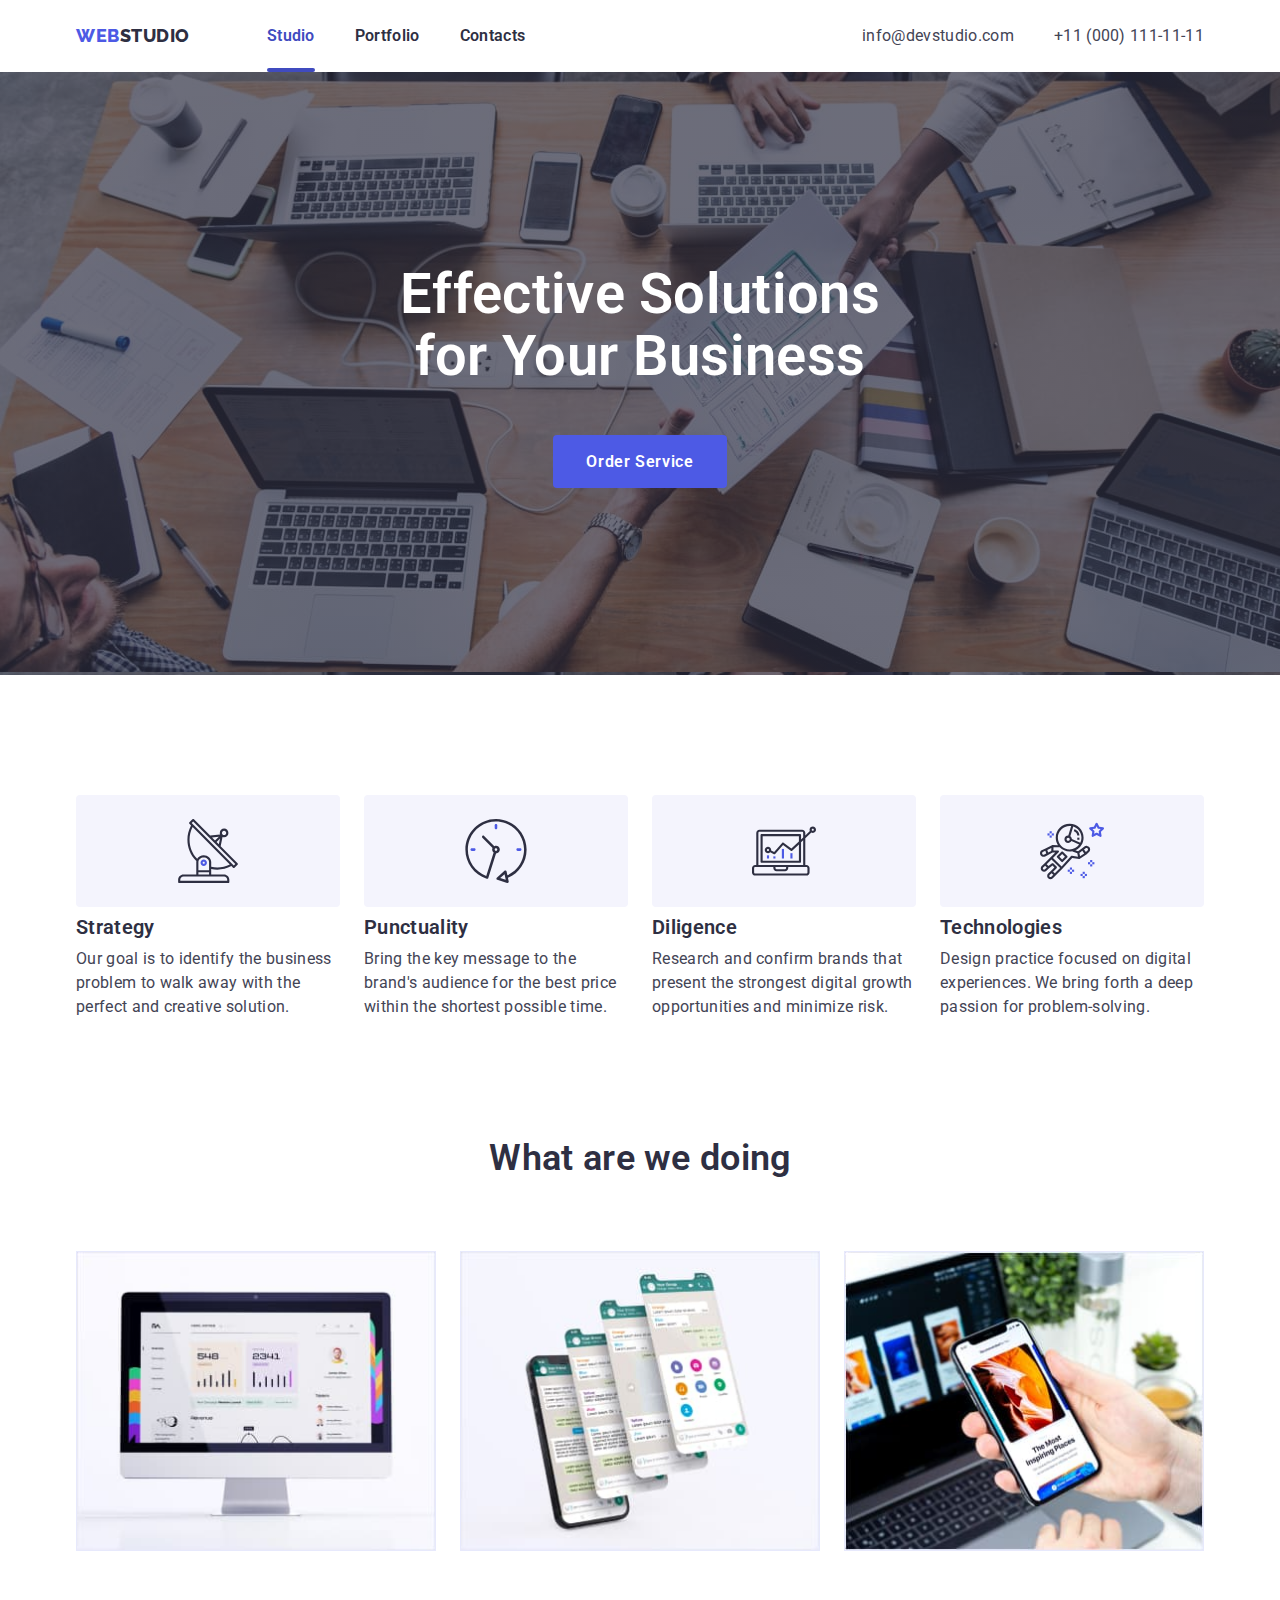
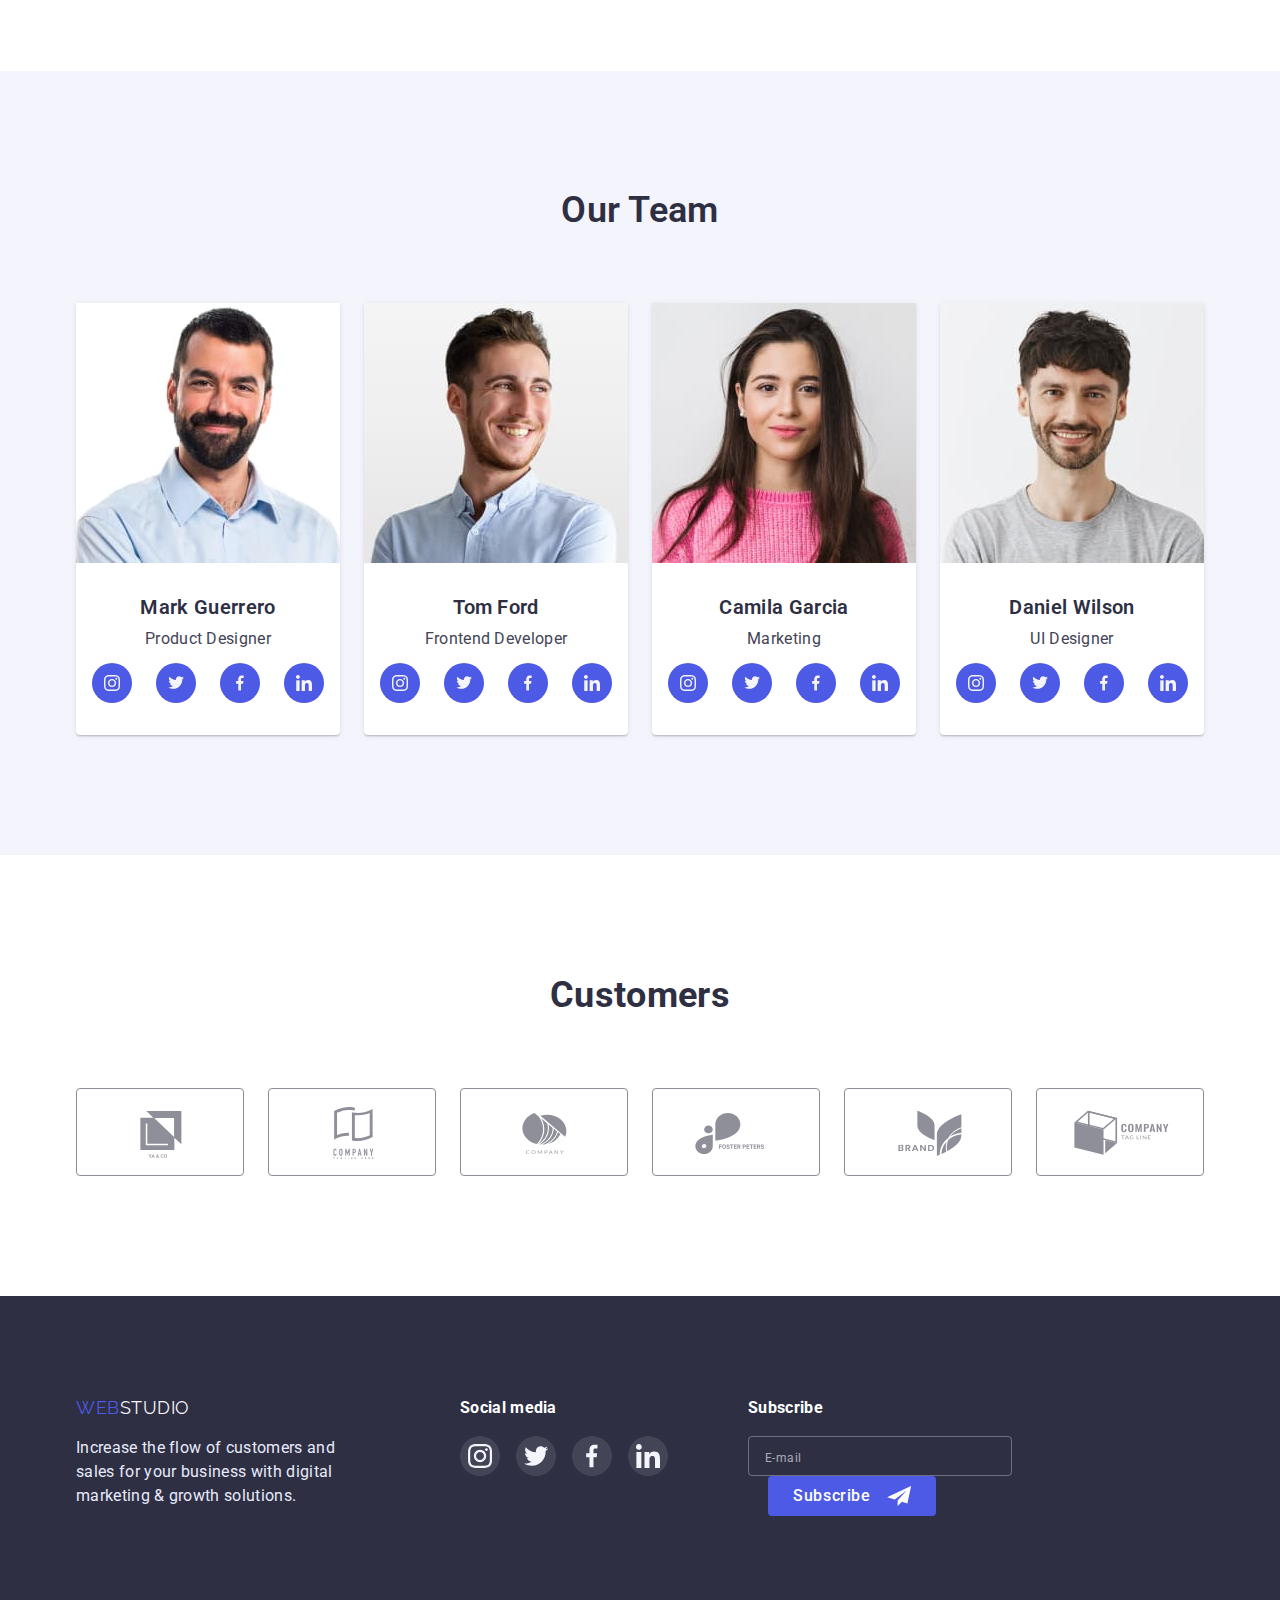
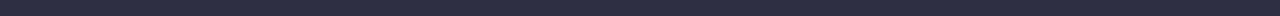
<file: index.html>
<!DOCTYPE html>
<html lang="en">
<head>
    <meta charset="UTF-8">
    <meta http-equiv="X-UA-Compatible" content="IE=edge">
    <meta name="viewport" content="width=device-width, initial-scale=1.0">
    <title>Document</title>
    <link rel="preconnect" href="https://fonts.googleapis.com">
    <link rel="preconnect" href="https://fonts.gstatic.com" crossorigin>
    <link href="https://fonts.googleapis.com/css2?family=Raleway:wght@800&family=Roboto:wght@400;700&display=swap" rel="stylesheet">
    <link rel="stylesheet" href="https://cdnjs.cloudflare.com/ajax/libs/modern-normalize/1.1.0/modern-normalize.min.css">
    <link rel="stylesheet" href="./css/styles.css">
</head>
<body>
    <!-- Header page -->
    <header class="page-header">
        <div class="container flex">
            <nav class="heder-nav flex">
                <a href="./index.html" class="logo"><span class="logo-accent">Web</span>Studio</a>
                <ul class="page-nav list flex">
                    <li class="page-item"><a href="./index.html" class="page-link line">Studio</a></li>
                    <li class="page-item"><a href="./portfolio.html" class="page-link">Portfolio</a></li>
                    <li class="page-item"><a href="" class="page-link">Contacts</a></li>
                </ul>
            </nav>
            <ul class="contact list flex">
                <li class="contact-item"><a href="mailto:info@devstudio.com">info@devstudio.com</a></li>
                <li class="contact-item"><a href="tel:+11(000)111-11-11">+11 (000) 111-11-11</a></li>
            </ul>
        </div>
    </header>
    <main>
        <!-- Hero section -->
        <section class="hero">
            <div class="hero-box">
                <h1 class="hero-title">Effective Solutions for Your Business</h1>
            </div>
            <button type="button" class="hero-btn" data-modal-open>Order Service</button>
        </section>
        <!-- Information -->
        <section class="section">
            <div class="container">
                <!-- Hidden title -->
                <h2 class="hidden">information</h2>
                <ul class="list flex">
                    <li class="info-item">
                        <div class="info-logo-box">
                            <svg width="64" height="64" class="social-logo">
                                <use href="./images/symbol-defs.svg#icon-antena"></use>
                            </svg>
                        </div>
                        <h3 class="section-title">Strategy</h3>
                        <p class="text">Our goal is to identify the business problem to walk away with the perfect and creative
                            solution.
                        </p>
                    </li>
                    <li class="info-item">
                        <div class="info-logo-box">
                            <svg width="64" height="64" class="social-logo">
                                <use href="./images/symbol-defs.svg#icon-clock"></use>
                            </svg>
                        </div>
                        <h3 class="section-title">Punctuality</h3>
                        <p class="text">Bring the key message to the brand's audience for the best price within the shortest possible
                            time.
                        </p>
                    </li>
                    <li class="info-item">
                        <div class="info-logo-box">
                            <svg width="64" height="64" class="social-logo">
                                <use href="./images/symbol-defs.svg#icon-diagram"></use>
                            </svg>
                        </div>
                        <h3 class="section-title">Diligence</h3>
                        <p class="text">Research and confirm brands that present the strongest digital growth opportunities and minimize
                            risk.
                        </p>
                    </li>
                    <li class="info-item">
                        <div class="info-logo-box">
                            <svg width="64" height="64" class="social-logo">
                                <use href="./images/symbol-defs.svg#icon-astronaut"></use>
                            </svg>
                        </div>
                        <h3 class="section-title">Technologies</h3>
                        <p class="text">Design practice focused on digital experiences. We bring forth a deep passion for
                            problem-solving.
                        </p>
                    </li>
                </ul>
            </div>
        </section>
        <!--Work section-->
        <section class="work-section">
            <div class="container">
                <h2 class="main-section-title">What are we doing</h2>
                <ul class="list flex">
                    <li class="work-item"><img src="./images/img.jpg" alt="Monitor iMac" width="360" height="300"></li>
                    <li class="work-item"><img src="./images/img-1.jpg" alt="Smartphone with screens" width="360" height="300"></li>
                    <li class="work-item"><img src="./images/img-2.jpg" alt="Phone in hand" width="360" height="300"></li>
                </ul>
            </div>
        </section>
        <!-- Team section -->
        <section class="team section">
            <div class="container">
                <h2 class="main-section-title">Our Team</h2>
                <ul class="list flex">
                    <li class="team-item">
                        <img src="./images/img-3.jpg" alt="Mark Guerrero" width="264" height="260">
                        <div class="team-box">
                            <h3 class="section-title">Mark Guerrero</h3>
                            <p class="text-team">Product Designer</p>
                            <ul class="social-list">
                                <li class="social-item">
                                    <a href="" class="social-link">
                                        <svg width="16" height="16" class="social-logo">
                                            <use  href="./images/symbol-defs.svg#icon-instagram"></use>
                                        </svg>
                                    </a>
                                </li>
                                <li class="social-item">
                                    <a href="" class="social-link">
                                        <svg width="16" height="13" class="social-logo">
                                            <use href="./images/symbol-defs.svg#icon-twiter"></use>
                                        </svg>
                                    </a>
                                </li>
                                <li class="social-item">
                                    <a href="" class="social-link">
                                        <svg width="8" height="16" class="social-logo">
                                            <use href="./images/symbol-defs.svg#icon-facebook"></use>
                                        </svg>
                                    </a>
                                </li>
                                <li class="social-item">
                                    <a href="" class="social-link">
                                        <svg width="16" height="16" class="social-logo">
                                            <use href="./images/symbol-defs.svg#icon-linkedin"></use>
                                        </svg>
                                    </a>
                                </li>
                            </ul>
                        </div>
                    </li>
                    <li class="team-item">
                        <img src="./images/img-4.jpg" alt="Tom Ford" width="264" height="260">
                        <div class="team-box">
                            <h3 class="section-title">Tom Ford</h3>
                            <p class="text-team">Frontend Developer</p>
                            <ul class="social-list">
                                <li class="social-item">
                                    <a href="" class="social-link">
                                        <svg width="16" height="16" class="social-logo">
                                            <use  href="./images/symbol-defs.svg#icon-instagram"></use>
                                        </svg>
                                    </a>
                                </li>
                                <li class="social-item">
                                    <a href="" class="social-link">
                                        <svg width="16" height="13" class="social-logo">
                                            <use href="./images/symbol-defs.svg#icon-twiter"></use>
                                        </svg>
                                    </a>
                                </li>
                                <li class="social-item">
                                    <a href="" class="social-link">
                                        <svg width="8" height="16" class="social-logo">
                                            <use href="./images/symbol-defs.svg#icon-facebook"></use>
                                        </svg>
                                    </a>
                                </li>
                                <li class="social-item">
                                    <a href="" class="social-link">
                                        <svg width="16" height="16" class="social-logo">
                                            <use href="./images/symbol-defs.svg#icon-linkedin"></use>
                                        </svg>
                                    </a>
                                </li>
                            </ul>
                        </div>
                    </li>
                    <li class="team-item">
                        <img src="./images/img-5.jpg" alt="Camila Garcia" width="264" height="260">
                        <div class="team-box">
                            <h3 class="section-title">Camila Garcia</h3>
                            <p class="text-team">Marketing</p>
                            <ul class="social-list">
                                <li class="social-item">
                                    <a href="" class="social-link">
                                        <svg width="16" height="16" class="social-logo">
                                            <use  href="./images/symbol-defs.svg#icon-instagram"></use>
                                        </svg>
                                    </a>
                                </li>
                                <li class="social-item">
                                    <a href="" class="social-link">
                                        <svg width="16" height="13" class="social-logo">
                                            <use href="./images/symbol-defs.svg#icon-twiter"></use>
                                        </svg>
                                    </a>
                                </li>
                                <li class="social-item">
                                    <a href="" class="social-link">
                                        <svg width="8" height="16" class="social-logo">
                                            <use href="./images/symbol-defs.svg#icon-facebook"></use>
                                        </svg>
                                    </a>
                                </li>
                                <li class="social-item">
                                    <a href="" class="social-link">
                                        <svg width="16" height="16" class="social-logo">
                                            <use href="./images/symbol-defs.svg#icon-linkedin"></use>
                                        </svg>
                                    </a>
                                </li>
                            </ul>
                        </div>
                    </li>
                    <li class="team-item">
                        <img src="./images/img-6.jpg" alt="Daniel Wilson" width="264" height="260">
                        <div class="team-box">
                            <h3 class="section-title">Daniel Wilson</h3>
                            <p class="text-team">UI Designer</p>
                            <ul class="social-list">
                                <li class="social-item">
                                    <a href="" class="social-link">
                                        <svg width="16" height="16" class="social-logo">
                                            <use  href="./images/symbol-defs.svg#icon-instagram"></use>
                                        </svg>
                                    </a>
                                </li>
                                <li class="social-item">
                                    <a href="" class="social-link">
                                        <svg width="16" height="13" class="social-logo">
                                            <use href="./images/symbol-defs.svg#icon-twiter"></use>
                                        </svg>
                                    </a>
                                </li>
                                <li class="social-item">
                                    <a href="" class="social-link">
                                        <svg width="8" height="16" class="social-logo">
                                            <use href="./images/symbol-defs.svg#icon-facebook"></use>
                                        </svg>
                                    </a>
                                </li>
                                <li class="social-item">
                                    <a href="" class="social-link">
                                        <svg width="16" height="16" class="social-logo">
                                            <use href="./images/symbol-defs.svg#icon-linkedin"></use>
                                        </svg>
                                    </a>
                                </li>
                            </ul>
                        </div>
                    </li>
                </ul>
            </div>
        </section>
        <!-- Custumers -->
        <section class="section container">
            <h2 class="custumers-title">Customers</h2>
            <ul class="custumer-list">
                <li class="custumer-item">
                    <a href="" class="customer-link">
                        <svg width="104" height="56" class="custumer-logo">
                            <use href="./images/symbol-defs.svg#icon-Logo-6"></use>
                        </svg>
                    </a>
                </li>
                <li class="custumer-item">
                    <a href="" class="customer-link">
                        <svg width="104" height="56" class="custumer-logo">
                            <use href="./images/symbol-defs.svg#icon-Logo-1"></use>
                        </svg>
                    </a>
                </li>
                <li class="custumer-item">
                    <a href="" class="customer-link">
                        <svg width="104" height="56" class="custumer-logo">
                            <use href="./images/symbol-defs.svg#icon-Logo-2"></use>
                        </svg>
                    </a>
                </li>
                <li class="custumer-item">
                    <a href="" class="customer-link">
                        <svg width="104" height="56" class="custumer-logo">
                            <use href="./images/symbol-defs.svg#icon-Logo-3"></use>
                        </svg>
                    </a>
                </li>
                <li class="custumer-item">
                    <a href="" class="customer-link">
                        <svg width="104" height="56" class="custumer-logo">
                            <use href="./images/symbol-defs.svg#icon-Logo-4"></use>
                        </svg>
                    </a>
                </li>
                <li class="custumer-item">
                    <a href="" class="customer-link">
                        <svg width="104" height="56" class="custumer-logo">
                            <use href="./images/symbol-defs.svg#icon-Logo-5"></use>
                        </svg>
                    </a>
                </li>
            </ul>
        </section>
    </main>
    <!-- Fooret -->
    <footer class="footer">
        <div class="flex container">
            <div>
                <a href="./index.html" class="logo-footer"><span class="logo-accent">Web</span>Studio</a>
                <div class="text-conteiner">
                    <p class="footer-text text">Increase the flow of customers and sales for your business with digital marketing &
                        growth
                        solutions.
                    </p>
                </div>
            </div>
            <div class="footer-social">
                <h3 class="social-media">Social media</h3>
                <ul class="social-list-footer">
                    <li class="social-item-footer">
                        <a href="" class="social-link-footer">
                            <svg width="24" height="24" class="social-logo">
                                <use href="./images/symbol-defs.svg#icon-instagram"></use>
                            </svg>
                        </a>
                    </li>
                    <li class="social-item-footer">
                        <a href="" class="social-link-footer">
                            <svg width="24" height="20" class="social-logo">
                                <use href="./images/symbol-defs.svg#icon-twiter"></use>
                            </svg>
                        </a>
                    </li>
                    <li class="social-item-footer">
                        <a href="" class="social-link-footer">
                            <svg width="12" height="24" class="social-logo">
                                <use href="./images/symbol-defs.svg#icon-facebook"></use>
                            </svg>
                        </a>
                    </li>
                    <li class="social-item-footer">
                        <a href="" class="social-link-footer">
                            <svg width="24" height="24" class="social-logo">
                                <use href="./images/symbol-defs.svg#icon-linkedin"></use>
                            </svg>
                        </a>
                    </li>
                </ul>
            </div>
            <div class="subscribe">
                <h3 class="social-media">Subscribe</h3>
                <form name="subscibe_form">
                    <label>
                        <input class="subscibe-form" type="email" name="email_subscribe" placeholder="E-mail">
                    </label>
                    <button class="subscribe-btn" type="submit">Subscribe
                        <svg class="send-icon" width="24" height="20">
                            <use href="./images/symbol-defs.svg#icon-send"></use>
                        </svg>
                    </button>
                </form>
            </div>
        </div>
    </footer>
    <div class="backdrop is-hidden" data-modal>
        <div class="modal">
            <button type="button" class="modal-close-btn" data-modal-close>
                <svg class="close-modal-btn" width="8" height="8">
                    <use href="./images/symbol-defs.svg#close-modal"></use>
                </svg>
            </button>
            <form class="registration-form" name="registration_form">
                <strong class="registration-form-title">Leave your contacts and we will call you back</strong>
                <div class="registration-form-group" role="group" aria-labelledby="">
                    <label class="registration-form-field">
                        <span class="registration-form-label">Name</span>
                        <input class="registration-form-input" type="text" name="user_name" required minlength="3">
                        <svg class="registration-form-icon" width="12" height="12">
                            <use href="./images/symbol-defs.svg#icon-name"></use>
                        </svg>
                    </label>
                    <label class="registration-form-field">
                        <span class="registration-form-label">Phone</span>
                        <input class="registration-form-input" type="tel" name="user_phone">
                        <svg class="registration-form-icon" width="13" height="13">
                            <use href="./images/symbol-defs.svg#icon-phone"></use>
                        </svg>
                    </label>
                    <label class="registration-form-field">
                        <span class="registration-form-label">Email</span>
                        <input class="registration-form-input" type="email" name="user_email">
                        <svg class="registration-form-icon" width="15" height="12">
                            <use href="./images/symbol-defs.svg#icon-email"></use>
                        </svg>
                    </label>
                    <label class="registration-form-textarea">
                        <span class="registration-form-label">Comment</span>
                        <textarea class="registration-form-massage" name="user_message" placeholder="Text input"></textarea>
                    </label>
                </div>
                <label class="registration-form-agreement">
                    <input class="registration-form-checkbox" type="checkbox" name="privacy_policy">
                    <span class="registration-form-custom">
                        <svg class="registration-form-click" width="10" height="8">
                            <use href="./images/symbol-defs.svg#icon-click"></use>
                        </svg>
                    </span>
                    I accept the terms and conditions of the&nbsp;<a class="registration-form-link" href=""> Privacy Policy</a>
                </label>
                <button type="submit" class="model-btn">Send</button>
            </form>
        </div>
    </div>
    <script src="./js/modal.js"></script>
</body>
</html>
</file>
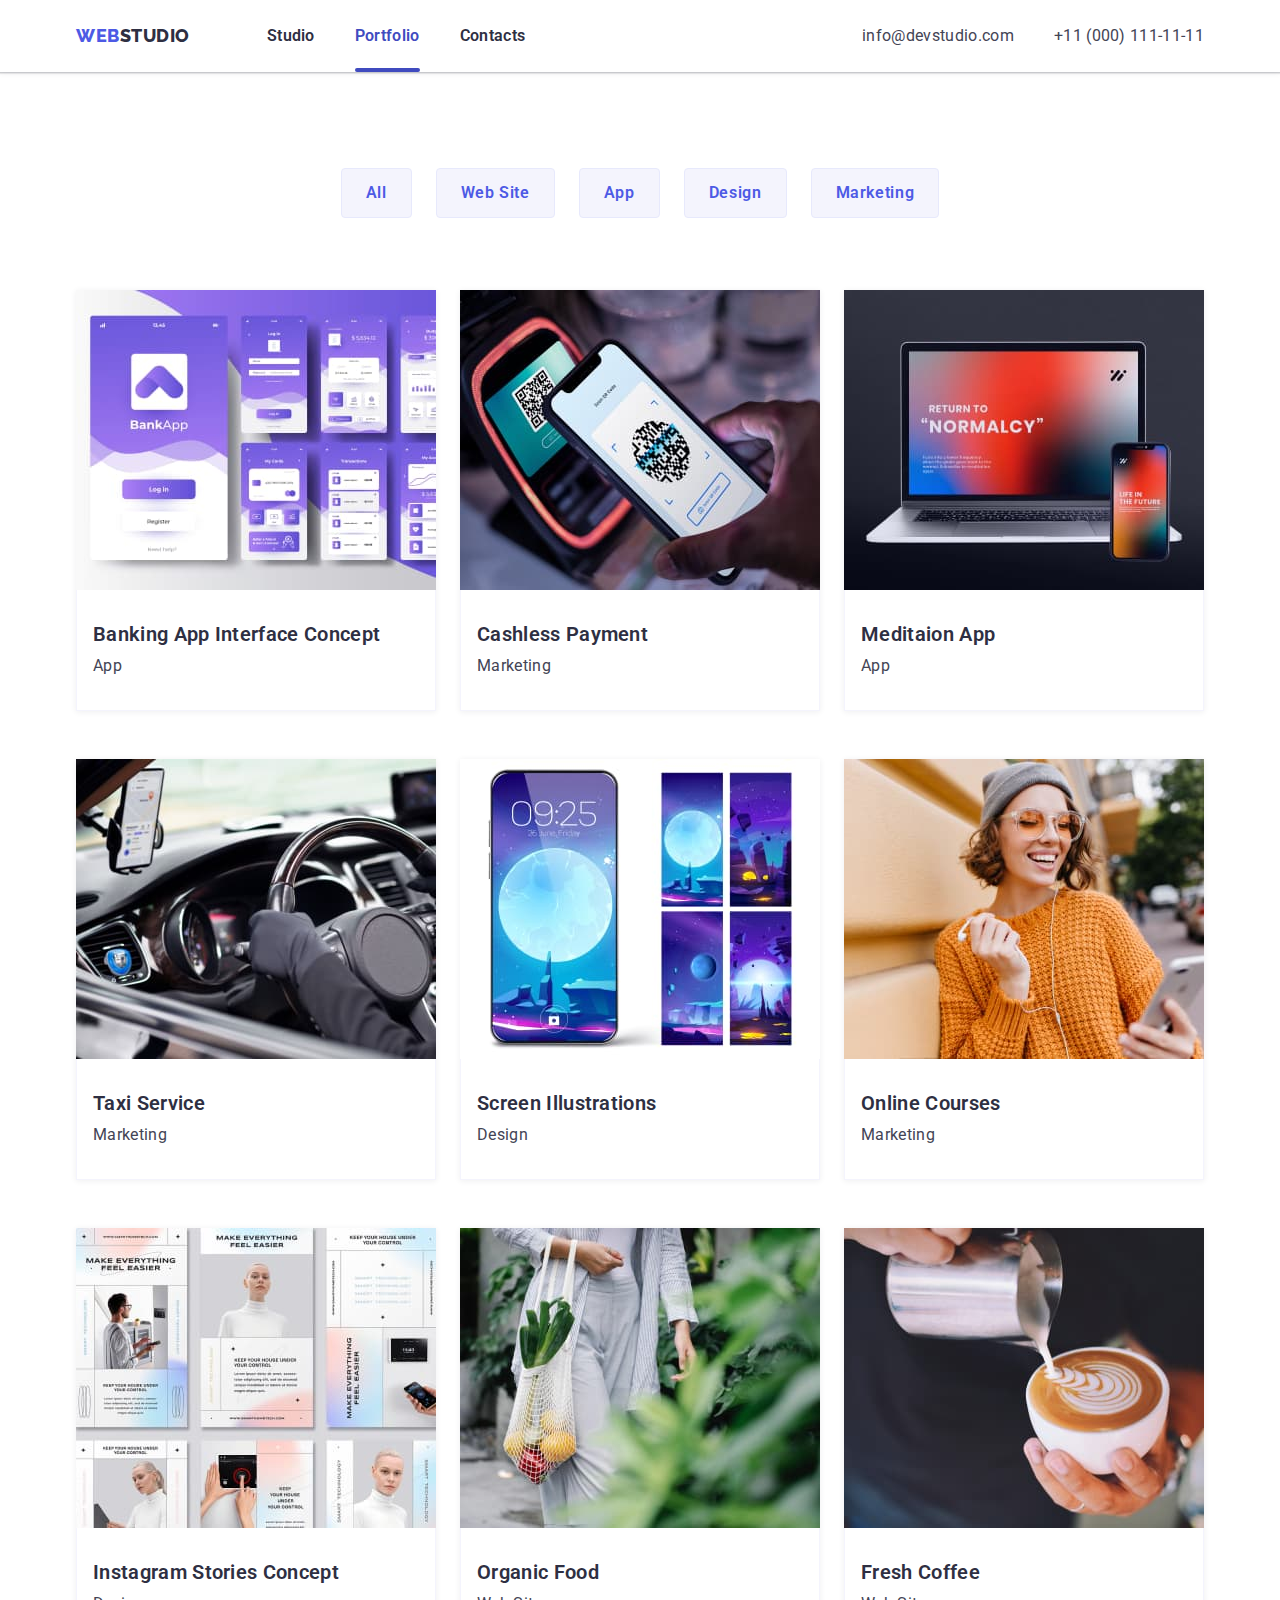
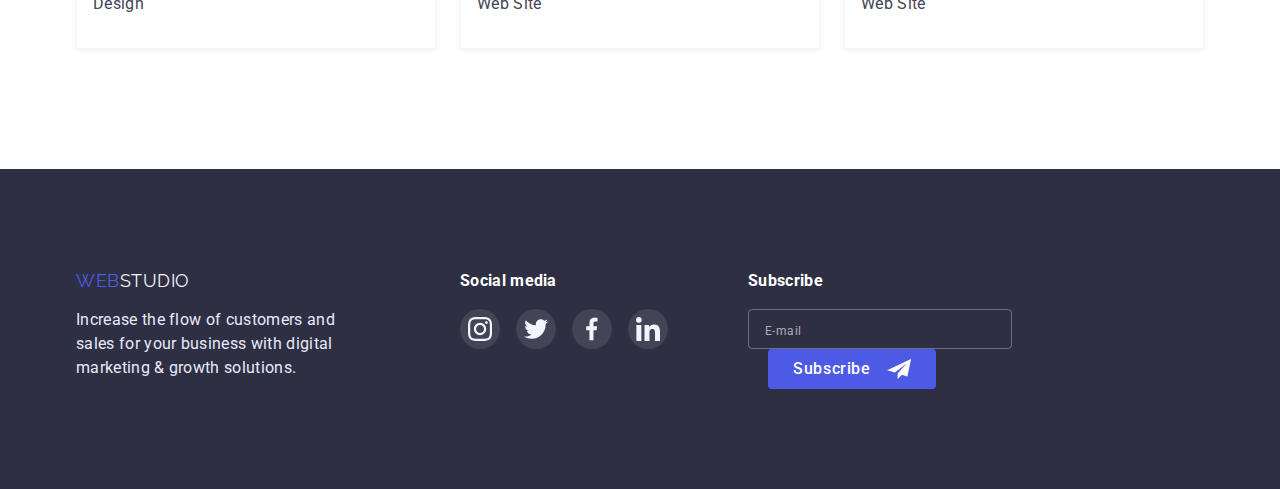
<file: portfolio.html>
<!DOCTYPE html>
<html lang="en">
<head>
    <meta charset="UTF-8">
    <meta http-equiv="X-UA-Compatible" content="IE=edge">
    <meta name="viewport" content="width=device-width, initial-scale=1.0">
    <title>Document</title>
    <link rel="preconnect" href="https://fonts.googleapis.com">
    <link rel="preconnect" href="https://fonts.gstatic.com" crossorigin>
    <link href="https://fonts.googleapis.com/css2?family=Raleway:wght@800&family=Roboto:wght@400;700&display=swap" rel="stylesheet">
    <link rel="stylesheet" href="https://cdnjs.cloudflare.com/ajax/libs/modern-normalize/1.1.0/modern-normalize.min.css">
    <link rel="stylesheet" href="./css/styles.css">
</head>
<body>
    <header class="page-header">
        <div class="container flex">
            <nav class="heder-nav flex">
                <a href="./index.html" class="logo"><span class="logo-accent">Web</span>Studio</a>
                <ul class="page-nav list flex">
                    <li class="page-item"><a href="./index.html" class="page-link">Studio</a></li>
                    <li class="page-item"><a href="./portfolio.html" class="page-link line">Portfolio</a></li>
                    <li class="page-item"><a href="" class="page-link">Contacts</a></li>
                </ul>
            </nav>
            <ul class="contact list flex">
                <li class="contact-item"><a href="mailto:info@devstudio.com">info@devstudio.com</a></li>
                <li class="contact-item"><a href="tel:+11(000)111-11-11">+11 (000) 111-11-11</a></li>
            </ul>
        </div>
    </header>
    <main>
        <!-- Hidden title -->
        <section class="portfolio">
            <div class="container">
                <h1 class="hidden">portfolio</h1>
                <ul class="list flex filter">
                    <li class="filter-btn-item"><button type="button" class="filter-btn">All</button></li>
                    <li class="filter-btn-item"><button type="button" class="filter-btn">Web Site</button></li>
                    <li class="filter-btn-item"><button type="button" class="filter-btn">App</button></li>
                    <li class="filter-btn-item"><button type="button" class="filter-btn">Design</button></li>
                    <li class="filter-btn-item"><button type="button" class="filter-btn">Marketing</button></li>
                </ul>
                <ul class="list examples-list">
                    <li class="examples-item">
                        <a class="examples-link" href="">
                            <div class="overlay-box">
                                <img src="./images/img-7.jpg" alt="BankAdd" width="360" height="300">
                                <p class="overlay">14 Stylish and User-Friendly App Design Concepts · Task Manager App · Calorie Tracker App · Exotic
                                    Fruit Ecommerce App ·
                                    Cloud Storage App
                                </p>
                            </div>
                            <div class="examples-text-box">
                                <h2 class="section-title">Banking App Interface Concept</h2>
                                <p class="text">App</p>
                            </div>
                        </a>
                    </li>
                    <li class="examples-item">
                        <a href="">
                            <div class="overlay-box">
                                <img src="./images/img-8.jpg" alt="iphone scan qr" width="360" height="300">
                                <p class="overlay">14 Stylish and User-Friendly App Design Concepts · Task Manager App · Calorie Tracker App · Exotic
                                    Fruit Ecommerce App ·
                                    Cloud Storage App
                                </p>
                            </div>
                            <div class="examples-text-box">
                                <h2 class="section-title">Cashless Payment</h2>
                                <p class="text">Marketing</p>
                            </div>
                        </a>
                    </li>
                    <li class="examples-item">
                        <a href="">
                            <div class="overlay-box">
                                <img src="./images/img-9.jpg" alt="notebook and smartphone" width="360" height="300">
                                <p class="overlay">14 Stylish and User-Friendly App Design Concepts · Task Manager App · Calorie Tracker App · Exotic
                                    Fruit Ecommerce App ·
                                    Cloud Storage App
                                </p>
                            </div>
                            <div class="examples-text-box">
                                <h2 class="section-title">Meditaion App</h2>
                                <p class="text">App</p>
                            </div>
                        </a>
                    </li>
                    <li class="examples-item">
                        <a href="">
                            <div class="overlay-box">
                                <img src="./images/img-10.jpg" alt="hand grab a helm" width="360" height="300">
                                <p class="overlay">14 Stylish and User-Friendly App Design Concepts · Task Manager App · Calorie Tracker App · Exotic
                                    Fruit Ecommerce App ·
                                    Cloud Storage App
                                </p>
                            </div>
                            <div class="examples-text-box">
                                <h2 class="section-title">Taxi Service</h2>
                                <p class="text">Marketing</p>
                            </div>
                        </a>
                    </li>
                    <li class="examples-item">
                        <a href="">
                            <div class="overlay-box">
                                <img src="./images/img-11.jpg" alt="purple picture on the phone" width="360" height="300">
                                <p class="overlay">14 Stylish and User-Friendly App Design Concepts · Task Manager App · Calorie Tracker App · Exotic
                                    Fruit Ecommerce App ·
                                    Cloud Storage App
                                </p>
                            </div>
                            <div class="examples-text-box">
                                <h2 class="section-title">Screen Illustrations</h2>
                                <p class="text">Design</p>
                            </div>
                        </a>
                    </li>
                    <li class="examples-item">
                        <a href="">
                            <div class="overlay-box">
                                <img src="./images/img-12.jpg" alt="the girl listens to music" width="360" height="300">
                                <p class="overlay">14 Stylish and User-Friendly App Design Concepts · Task Manager App · Calorie Tracker App · Exotic
                                    Fruit Ecommerce App ·
                                    Cloud Storage App
                                </p>
                            </div>
                            <div class="examples-text-box">
                                <h2 class="section-title">Online Courses</h2>
                                <p class="text">Marketing</p>
                            </div>
                        </a>
                    </li>
                    <li class="examples-item">
                        <a href="">
                            <div class="overlay-box">
                                <img src="./images/img-13.jpg" alt="designer examples" width="360" height="300">
                                <p class="overlay">14 Stylish and User-Friendly App Design Concepts · Task Manager App · Calorie Tracker App · Exotic
                                    Fruit Ecommerce App ·
                                    Cloud Storage App
                                </p>
                            </div>
                            <div class="examples-text-box">
                                <h2 class="section-title">Instagram Stories Concept</h2>
                                <p class="text">Design</p>
                            </div>
                        </a>
                    </li>
                    <li class="examples-item">
                        <a href="">
                            <div class="overlay-box">
                                <img src="./images/img-14.jpg" alt="a beg of fruit" width="360" height="300">
                                <p class="overlay">14 Stylish and User-Friendly App Design Concepts · Task Manager App · Calorie Tracker App · Exotic
                                    Fruit Ecommerce App ·
                                    Cloud Storage App
                                </p>
                            </div>
                            <div class="examples-text-box">
                                <h2 class="section-title">Organic Food</h2>
                                <p class="text">Web Site</p>
                            </div>
                        </a>
                    </li>
                    <li class="examples-item">
                        <a href="">
                            <div class="overlay-box">
                                <img src="./images/img-15.jpg" alt="cappuccino" width="360" height="300">
                                <p class="overlay">14 Stylish and User-Friendly App Design Concepts · Task Manager App · Calorie Tracker App · Exotic
                                    Fruit Ecommerce App ·
                                    Cloud Storage App
                                </p>
                            </div>
                            <div class="examples-text-box">
                                <h2 class="section-title">Fresh Coffee</h2>
                                <p class="text">Web Site</p>
                            </div>
                        </a>
                    </li>
                </ul>
            </div>
        </section>
    </main>
    <footer class="footer">
        <div class="flex container">
            <div>
                <!-- Footer -->
                <a href="./index.html" class="logo-footer"><span class="logo-accent">Web</span>Studio</a>
                <div class="text-conteiner">
                    <p class="footer-text text">Increase the flow of customers and sales for your business with digital
                        marketing &
                        growth
                        solutions.
                    </p>
                </div>
            </div>
            <div class="footer-social">
                <h3 class="social-media">Social media</h3>
                <ul class="social-list-footer">
                    <li class="social-item-footer">
                        <a href="" class="social-link-footer">
                            <svg width="24" height="24" class="social-logo">
                                <use href="./images/symbol-defs.svg#icon-instagram"></use>
                            </svg>
                        </a>
                    </li>
                    <li class="social-item-footer">
                        <a href="" class="social-link-footer">
                            <svg width="24" height="20" class="social-logo">
                                <use href="./images/symbol-defs.svg#icon-twiter"></use>
                            </svg>
                        </a>
                    </li>
                    <li class="social-item-footer">
                        <a href="" class="social-link-footer">
                            <svg width="12" height="24" class="social-logo">
                                <use href="./images/symbol-defs.svg#icon-facebook"></use>
                            </svg>
                        </a>
                    </li>
                    <li class="social-item-footer">
                        <a href="" class="social-link-footer">
                            <svg width="24" height="24" class="social-logo">
                                <use href="./images/symbol-defs.svg#icon-linkedin"></use>
                            </svg>
                        </a>
                    </li>
                </ul>
            </div>
            <div class="subscribe">
                <h3 class="social-media">Subscribe</h3>
                <form name="subscibe_form">
                    <label>
                        <input class="subscibe-form" type="email" name="email_subscribe" placeholder="E-mail">
                    </label>
                    <button class="subscribe-btn" type="submit">Subscribe
                        <svg class="send-icon" width="24" height="20">
                            <use href="./images/symbol-defs.svg#icon-send"></use>
                        </svg>
                    </button>
                </form>
            </div>
        </div>
    </footer>
</body>
</html>
</file>
<file: css/styles.css>
:root {
    --primary-text-color: #434455;
    --title-text-color: #2E2F42;
    --accent-color-btn: #39408a;
    --accent-color: #4D5AE5;
    --white-accent-color: #FFFFFF;
    --logo-footer-white: #F4F4FD;
    --footer-text: #E7E9FC;
    --customer-logo: #8E8F99;
    --accent-footer-link: #31D0AA;
    --modal-window:#FCFCFC;
    --ocean-blue-accent:#404BBF;
    --model-police-text: #757575;
    --transform: 250ms cubic-bezier(0.4, 0, 0.2, 1);
}

body {
    background-color: var(--white-accent-color);
    color: var(--primary-text-color);

    font-family: 'Roboto', sans-serif;
    letter-spacing: 0.02em;
}

/*============ UTILITA ======= */

img {
    display: block;
    max-width: 100%;
    height: auto;
}

.flex {
 display: flex;
}

.list {
    list-style: none;
    margin: 0;
    padding: 0;
}

.hidden {
    position: absolute;
    white-space: nowrap;
    width: 1px;
    height: 1px;
    overflow: hidden;
    border: 0;
    padding: 0;
    clip: rect(0 0 0 0);
    clip-path: inset(50%);
    margin: -1px;
} 

.container {
    margin-left: auto;
    margin-right: auto;
    width: 1158px;
    padding-left: 15px;
    padding-right: 15px;
}

.section {
    padding-top: 120px;
    padding-bottom: 120px;
}

/*============ UTILITA ======= */

/*============= LOGO ============ */

.logo {
color: var(--title-text-color);

font-family: 'Raleway', sans-serif;
text-transform: uppercase;
text-decoration: none;
letter-spacing: 0.03em;
font-weight: 800;
font-size: 18px;
line-height: 1.3;
}

.logo-accent {
    color: var(--accent-color);
}

/*============= LOGO ============ */

/*============= HEADER =========== */

.heder-nav {
    align-items: center;
}

.page-header a {
    text-decoration: none;
}

.page-header {
    box-shadow: 0px 2px 1px rgba(46, 47, 66, 0.08), 0px 1px 1px rgba(46, 47, 66, 0.16), 0px 1px 6px rgba(46, 47, 66, 0.08);
}


.page-nav {
    margin-left: 77px;
}


.page-link {
    color: var(--title-text-color);
    font-weight: 600;
    font-size: 16px;
    line-height: 1.5;
    transition: color var(--transform);
}

.page-link:hover,
.page-link:focus {
    color: var(--ocean-blue-accent);
}

.contact {
    margin-left: auto;
}

.contact a {
    color: var(--primary-text-color);
    font-weight: 400;
    font-size: 16px;
    line-height: 1.5;
    transition: color var(--transform);
}

.contact a:hover,
.contact a:focus {
    color: var(--ocean-blue-accent);
}

.page-item {
    margin-left: 40px;
}

.page-item a {
    display: block;
    padding-top: 24px;
    padding-bottom: 24px;
}

.page-item:first-child {
    margin-left: 0;
}

.contact-item {
    margin-left: 40px;
}

.contact-item:first-child {
    margin-left: 0;
}

.contact-item a {
    display: block;
    padding-top: 24px;
    padding-bottom: 24px;
}

.page-link.line {
    color: var(--ocean-blue-accent);
    position: relative;
}


.page-link.line::after {
    content: '';
    display: block;
    height: 4px;
    width: 100%;
    background-color: var(--ocean-blue-accent);
    border-radius: 4px;
    position: absolute;
    bottom: 0;
    left: 0;
}

/*============= HEADER =========== */

/* ============= MAIN ========== */

.section-title {
    color: var(--title-text-color);
    margin-top: 0;
    margin-bottom: 8px;

    font-weight: 600;
    font-size: 20px;
    line-height: 1.2;
}

.main-section-title {
    color: var(--title-text-color);
    margin-top: 0;
    margin-bottom: 72px;

    font-weight: 600;
    font-size: 36px;
    line-height: 1.1;
    text-align: center;
}

.text {
    color: var(--primary-text-color);
    margin: 0;

    font-size: 16px;
    line-height: 1.5;
}
/* ============= MAIN ========== */

/* ============= HERO ============== */

.hero {
    text-align: center;
    padding: 192px;
    
    max-width: 1440px;
    height: 603px;
    margin-left: auto;
    margin-right: auto;

    background-image: linear-gradient(
        to right,
        rgba(46, 47, 66, 0.7),
        rgba(46, 47, 66, 0.7)
    ), 
    url(../images/people-office.jpg)
}

.hero-box {
    margin-left: auto;
    margin-right: auto;
    max-width: 492px;
}

.hero {
    background-color: var(--title-text-color);
}

.hero-title {
    color: var(--white-accent-color);
    margin-top: 0;
    margin-bottom: 48px;

    font-weight: 600;
    font-size: 56px;
    line-height: 1.1;
}
/* Hero button */
.hero-btn {
    background-color: var(--accent-color);
    color: var(--white-accent-color);
    font-family: 'Roboto', sans-serif;
    letter-spacing: 0.04em;
    cursor: pointer;
    font-weight: 600;
    font-size: 16px;
    line-height: 1.19;
    border-radius: 4px;
    padding: 16px 32px;
    border: 1px solid transparent;
    transition: background-color var(--transform);
}

.hero-btn:hover,
.hero-btn:focus {
    background-color: var(--ocean-blue-accent);
}

/* ============= HERO ============== */

/* ========== INFORMATION ========== */

.info-item p {
    max-width: 264px;
}

.info-item {
    margin-left: 24px;
}

.info-logo-box {
    background-color: var(--logo-footer-white);
    height: 112px;
    border-radius: 4px;
    margin-bottom: 8px;

    display: flex;
    justify-content: center;
    align-items: center;
}

.info-item:first-child {
    margin-left: 0;
}

/* ===============INFORMATION================== */

/*===================WORK==================== */


.work-item {
    margin-left: 24px;
    border: 1px solid var(--footer-text)
}

.work-item:first-child {
    margin-left: 0;
}

.work-section {
    padding-bottom: 120px;
}

/*===================WORK==================== */

/* ===================TEAM==================== */

.team {
    background-color: var(--logo-footer-white);
}

.team-item {
    background-color: var(--white-accent-color);
    box-shadow: 0px 1px 6px rgba(46, 47, 66, 0.08), 0px 1px 1px rgba(46, 47, 66, 0.16), 0px 2px 1px rgba(46, 47, 66, 0.08);

    margin-left: 24px;
    border-radius: 0px 0px 4px 4px;
}

.team-item:first-child {
    margin-left: 0;
}

.team-box {
    padding-top: 32px;
    padding-bottom: 32px;
    text-align: center;
}

.social-list {
    margin: 0;
    padding: 0;

    display: flex;
    justify-content: center;
    align-items: center;
}

.social-item {
    list-style: none;
    margin-left: 24px;
    padding: 0;
}

.social-item:first-child {
    margin-left: 0;
}

.social-link {
    width: 40px;
    height: 40px;
    border-radius: 50%;
    background-color: var(--accent-color);
    transition: background-color var(--transform);
    display: flex;
    align-items: center;
    justify-content: center;
}

.social-link:hover,
.social-link:focus {
    background-color: var(--ocean-blue-accent);
}



.text-team {
    color: var(--primary-text-color);
    margin-bottom: 12px;
    margin-top: 0;
    font-size: 16px;
    line-height: 1.5;
}

/* =================TEAM================= */

/* ===============CUSTUMERS================*/

.custumers-title {
    color: var(--title-text-color);
    margin-top: 0;
    margin-bottom: 72px;

    font-weight: 700;
    font-size: 36px;
    line-height: 1.16;
    text-align: center;
}

.custumer-list {
    display: flex;
    justify-content: center;
    margin: 0;
    padding: 0;
    list-style: none;
}

.custumer-item {
    margin-left: 24px;
}

.custumer-item:first-child {
    margin-left: 0;
}

.customer-link {
    width: 168px;
    height: 88px;
    border-radius: 4px;
    border: 1px solid currentColor;
    color: var(--customer-logo);
    display: flex;
    justify-content: center;
    align-items: center;
    transition: color var(--transform);
}

.customer-link:hover,
.customer-link:focus {
    color: var(--ocean-blue-accent);
}

.custumer-logo {
    fill: currentColor;
}

/* =========CUSTUMERS==============*/

/* ============FOOTER==============*/

.footer {
    padding-top: 100px;
    padding-bottom: 100px;
    background-color: var(--title-text-color);
}

.logo-footer {
    color: var(--logo-footer-white);
    margin-bottom: 16px;
    display: block;
    font-family: 'Raleway', sans-serif;
    text-decoration: none;
    text-transform: uppercase;
    letter-spacing: 0.03em;
    font-size: 18px;
    line-height: 1.3;
}

.footer-text {
    color: var(--footer-text);

    font-size: 16px;
    line-height: 1.5;
}

.footer {
    background-color: var(--title-text-color);
}

.text-conteiner {
    max-width: 264px;
}

.social-media {
    color: var(--white-accent-color);
    margin-top: 0;
    margin-bottom: 16px;

    font-size: 16px;
    line-height: 1.5;
}

.footer-social {
    margin-left: 120px;
}

.social-list-footer {
    list-style: none;
    margin: 0;
    padding: 0;
    display: flex;
}

.social-item-footer {
    margin-left: 16px;
}

.social-item-footer:first-child {
    margin-left: 0;
}

.social-link-footer {
    width: 40px;
    height: 40px;
    border-radius: 50%;
    display: flex;
    justify-content: center;
    align-items: center;
    transition: background var(--transform);
    background: rgba(255, 255, 255, 0.1);
}

.social-link-footer:hover,
.social-link-footer:focus {
    background: var(--accent-footer-link);
}

.subscribe {
    margin-left: 80px;
}

.subscibe-form {
    width: 264px;
    height: 40px;
    background-color: transparent;
    outline: transparent;
    border: 1px solid rgba(255, 255, 255, 0.3);
    border-radius: 4px;
    padding: 8px 16px;
    color: var(--footer-text);
}

.subscibe-form::placeholder {
    font-weight: 400;
    font-size: 12px;
    line-height: 2;
    letter-spacing: 0.04em;
    color: rgba(255, 255, 255, 0.6);
}

.subscribe-btn {
    display: inline-flex;
    align-items: center;
    background-color: var(--accent-color);
    color: #FFFFFF;
    font-family: 'Roboto',sans-serif;
    letter-spacing: 0.04em;
    cursor: pointer;
    font-weight: 500;
    font-size: 16px;
    line-height: 1.5;
    border: 1px solid transparent;
    border-radius: 4px;
    padding:7px 24px;
    margin-left: 20px;
    transition: background-color var(--transform);
}

.subscribe-btn:hover,
.subscribe-btn:focus {
    background-color: var(--ocean-blue-accent);
}

.send-icon {
    margin-left: 16px;

}

/* ============FOOTER==============*/

/*========== PORTFOLIO =============*/

.portfolio {
    padding-top: 96px;
    padding-bottom: 120px;
}


.filter-btn {
    color: var(--accent-color);
    background-color: var(--logo-footer-white);
    border: 1px solid #E7E9FC;
    border-radius: 4px;
    padding: 12px 24px;
    font-family: 'Roboto', sans-serif;
    cursor: pointer;
    letter-spacing: 0.04em;
    font-weight: 600;
    font-size: 16px;
    line-height: 1.5;
    transition: background-color var(--transform), color var(--transform), border var(--transform), box-shadow var(--transform);
}

.filter-btn-item {
    margin-left: 24px;
}

.filter-btn-item:first-child {
    margin-left: 0;
}

.filter-btn:hover,
.filter-btn:focus {
    color: var(--white-accent-color);
    background-color: var(--ocean-blue-accent);
    border: 1px solid var(--ocean-blue-accent);
    box-shadow: 0px 3px 1px rgba(0, 0, 0, 0.1), 0px 2px 1px rgba(0, 0, 0, 0.08), 0px 2px 2px rgba(0, 0, 0, 0.12);
}

.filter {
    justify-content: center;
    margin-bottom: 72px;
}
/*========== PORTFOLIO =============*/

/* ============ EXEMPLES ============ */

.examples-list {
    display: flex;
    flex-wrap: wrap;
    justify-content: center;
}

.examples-list a {
    text-decoration: none;
    
}


.examples-text-accent {
color: var(--logo-footer-white);
}

.examples-item {
    max-width: 360px; 
    margin-left: 24px;
    margin-bottom: 48px;
    box-shadow: 0px 1px 6px rgba(46, 47, 66, 0.08);
    transition: box-shadow var(--transform);
}

.examples-item:hover,
.examples-item:focus {
    box-shadow: 0px 1px 6px rgba(46, 47, 66, 0.08), 0px 1px 1px rgba(46, 47, 66, 0.16), 0px 2px 1px rgba(46, 47, 66, 0.08);
}

.examples-item:hover .overlay,
.examples-item:focus .overlay {
    transform: translate(0, 0);
}

.examples-item:nth-child(3n + 1) {
    margin-left: 0;
}

.examples-item:nth-last-child(-n + 3) {
    margin-bottom: 0;
}

.examples-text-box {
    padding-left: 16px;
    padding-top: 32px;
    padding-bottom: 32px;
    border-left: 0.5px solid var(--logo-footer-white);
    border-bottom: 0.5px solid var(--logo-footer-white);
    border-right: 0.5px solid var(--logo-footer-white);;
}

.overlay {
    color: var(--logo-footer-white);
    font-family: 'Roboto';
    font-weight: 400;
    font-size: 16px;
    line-height: 1.5;
    background-color: var(--accent-color);
    padding-top: 40px;
    padding-left: 32px;
    padding-right: 32px;
    margin: 0;
    width: 100%;
    height: 100%;
    position: absolute;
    transform: translate(0, 100%);
    transition: transform var(--transform);
    top: 0;
    left: 0;
}

.examples-link {
    display: block;
}

.overlay-box {
    position: relative;
    overflow: hidden;
}
/* ============ EXEMPLES ============ */

/* =========== MODEL WINDOW =========== */
.backdrop {
    position: fixed;
    top: 0;
    left: 0;
    width: 100%;
    height: 100%;
    background: rgba(46, 47, 66, 0.4);
    z-index: 100;
    transition: opacity var(--transform), visibility var(--transform);
}

.backdrop.is-hidden {
    opacity: 0;
    visibility: hidden;
    pointer-events: none;
}

.modal {
    position: absolute;
    top: 50%;
    left: 50%;
    transform: translate(-50%, -50%);
    width: 408px;
    padding-left: 24px;
    padding-right: 24px;
    padding-bottom: 24px;
    padding-top: 72px;
    background-color: var(--modal-window);
    border-radius: 4px;
    box-shadow: 0px 1px 1px rgba(0, 0, 0, 0.14), 0px 1px 3px rgba(0, 0, 0, 0.12), 0px 2px 1px rgba(0, 0, 0, 0.2);
}

.modal-close-btn {
    padding: 0;
    background: var(--footer-text);
    border: 1px solid rgba(0, 0, 0, 0.1);
    width: 24px;
    height: 24px;
    border-radius: 50%;
    display: flex;
    justify-content: center;
    align-items: center;
    cursor: pointer;
    position: absolute;
    top: 24px;
    right: 24px;
    transition: background-color var(--transform), border var(--transform) ;
}

.modal-close-btn:hover,
.modal-close-btn:focus {
    background-color: var(--ocean-blue-accent);
    border: 1px solid var(--ocean-blue-accent);
}

.close-modal-btn {
    transition: fill var(--transform);
}

.modal-close-btn:hover .close-modal-btn,
.modal-close-btn:focus .close-modal-btn {
    fill: #FFFFFF;
}

.registration-form-massage::placeholder {
    font-weight: 400;
    font-size: 12px;
    line-height: 1.3;
    letter-spacing: 0.04em;
    color: rgba(117, 117, 117, 0.5);
}

.registration-form-title {
    display: block;
    text-align: center;
    font-size: 16px;
    line-height: 1.5;
    color: var(--title-text-color);
    margin-bottom: 14px;
}

.registration-form-field {
    display: block;
    position: relative;
    margin-bottom: 8px;
    font-size: 18px;
}

.registration-form-label {
    display: block;
    margin-bottom: 4px;
    font-size: 12px;
    line-height: 1.3;
    letter-spacing: 0.04em;
    color: var(--customer-logo);
}

.registration-form-input {
    width: 100%;
    height: 40px;
    padding: 0 38px;

    background-color: transparent;
    border-radius: 4px;
    outline: transparent;
    border: 1px solid rgba(33, 33, 33, 0.2);
    transition: border var(--transform);
}

.registration-form-input:focus {
    border: 1px solid var(--accent-color);
    
}

.registration-form-input:focus + .registration-form-icon {
    fill: var(--accent-color);
}

.registration-form-icon {
    position: absolute;
    bottom: 14px;
    left: 19px;
    fill: var(--title-text-color);
    transition: fill var(--transform);
}

.registration-form-massage {
    width: 100%;
    height: 120px;
    padding: 8px 16px;
    background-color: transparent;
    border-radius: 4px;
    outline: transparent;
    border: 1px solid rgba(33, 33, 33, 0.2);
    transition: border var(--transform);
    resize: none;
    margin-bottom: 16px;
}

.registration-form-massage:focus {
    border: 1px solid var(--accent-color);
}

.registration-form-agreement {
    display: flex;
    align-items: center;
    font-weight: 400;
    font-size: 12px;
    line-height: 1.3;
    letter-spacing: 0.04em; 
    color: var(--model-police-text);
    margin-bottom: 24px;
    
}

.registration-form-custom {
    position: relative;
    display: inline-block;
    width: 16px;
    height: 16px;
    border: 1.25px solid var(--title-text-color);
    border-radius: 2px;
    margin-right: 8px;
}

.registration-form-click {
    position: absolute;
    fill: transparent;
    top: 50%;
    left: 50%;
    transform: translate(-50%, -50%);
}

.registration-form-checkbox {
    position: absolute;
    width: 1px;
    height: 1px;
    margin: -1px;
    border: 0;
    padding: 0;
    clip: rect(0 0 0 0);
    overflow: hidden;
}

.registration-form-checkbox:checked + .registration-form-custom {
    background-color: var(--ocean-blue-accent);
    border: 1.25px solid var(--ocean-blue-accent);
    background-image: url(../images/click.svg);
    background-repeat: no-repeat;
    background-position: center;
}

.registration-form-checkbox:checked + .registration-form-custom .registration-form-click {
    fill: var(--logo-footer-white);
}

.model-btn {
    display: block;
    background-color: var(--accent-color);
    color: var(--white-accent-color);
    font-family: 'Roboto', sans-serif;
    letter-spacing: 0.04em;
    cursor: pointer;
    font-weight: 500;
    font-size: 16px;
    line-height: 1.5;
    border-radius: 4px;
    padding: 16px 64px;
    border: 1px solid transparent;
    box-shadow: 0px 4px 4px rgba(0, 0, 0, 0.15);
    transition: background-color var(--transform);
    margin-left: auto;
    margin-right: auto;
}

.model-btn:hover,
.model-btn:focus {
    background-color: var(--ocean-blue-accent);
}

.registration-form-link {
    color: var(--ocean-blue-accent);
}
/* =========== MODEL WINDOW =========== */
</file>
